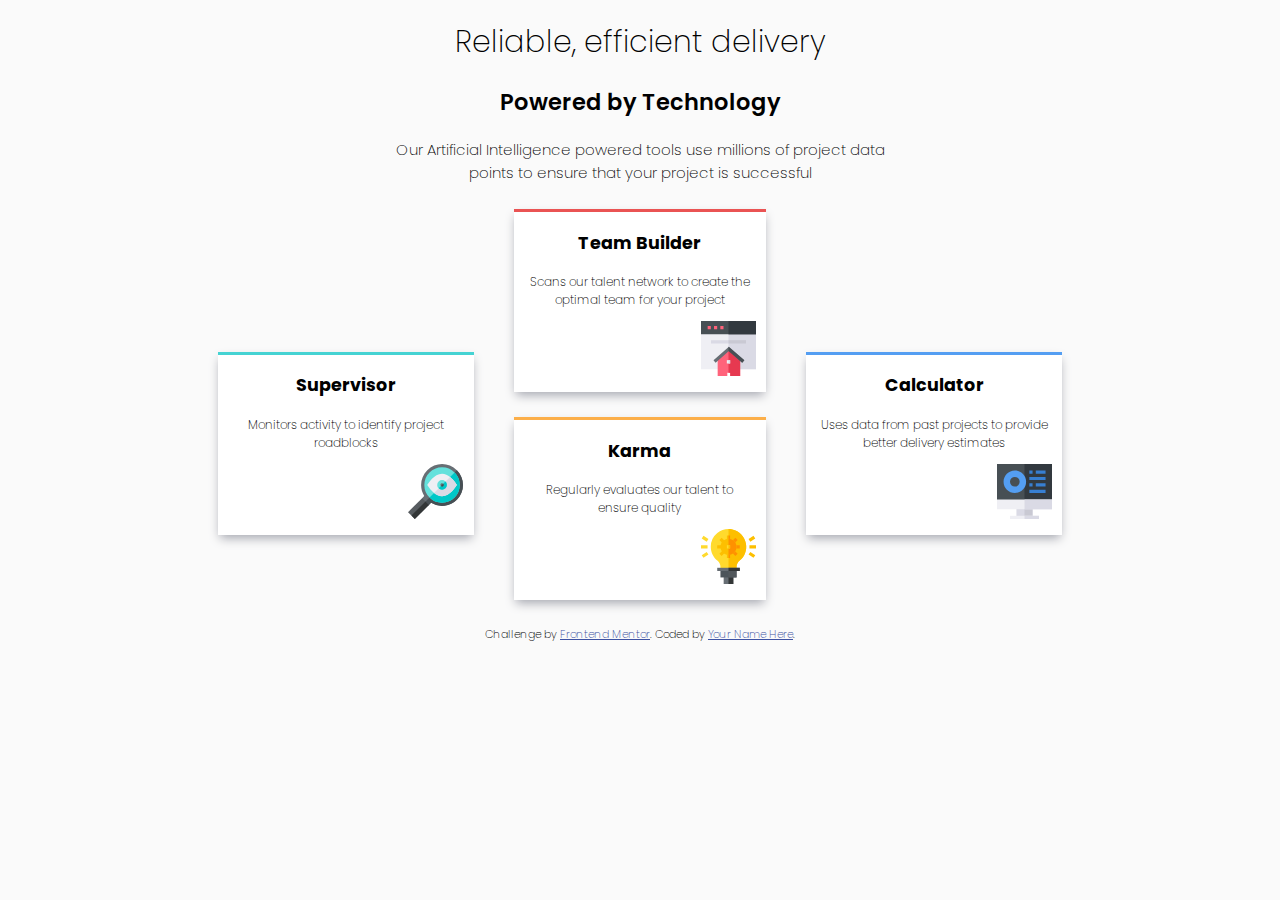
<file: frontendmentor.com/four-card-feature-section-master/index.html>
<!DOCTYPE html>
<html lang="en">
<head>
  <meta charset="UTF-8">
  <meta name="viewport" content="width=device-width, initial-scale=1.0"> <!-- displays site properly based on user's device -->
  <link rel ="stylesheet" href="style.css">
  <link rel="icon" type="image/png" sizes="32x32" href="./images/favicon-32x32.png">
<link href="https://fonts.googleapis.com/css2?family=Poppins:wght@200;400;600&display=swap" rel="stylesheet">
  <title>Frontend Mentor | Four card feature section</title>

  <style>
    .attribution { font-size: 11px; text-align: center; }
    .attribution a { color: hsl(228, 45%, 44%); }
  </style>
</head>
<body>
  
      <h1>Reliable, efficient delivery</h1>
      <h2>Powered by Technology</h2>

      <h4>Our Artificial Intelligence powered tools use millions of project data points 
      to ensure that your project is successful</h4>
    
    <div class="supervisor col-md-12">
        <h3>Supervisor</h3>
        <p>Monitors activity to identify project roadblocks</p>
        <img class="img1" src="images/icon-supervisor.svg" >
    </div>
    
    <div class="team-builder col-md-12">
        <h3>Team Builder</h3>
        <p>Scans our talent network to create the optimal team for your project</p>
        <img class="img1" src="images/icon-team-builder.svg">
    </div>
    <div class="karma col-md-12">
        <h3>Karma</h3>
        <p>Regularly evaluates our talent to ensure quality</p>
        <img class="img1" src="images/icon-karma.svg">
    </div>
    <div class="calc col-md-12">
        <h3>Calculator</h3>
        <p>Uses data from past projects to provide better delivery estimates</p>
        <img class="img1" src="images/icon-calculator.svg">
    </div>
  
  <footer>
    <p class="attribution">
      Challenge by <a href="https://www.frontendmentor.io?ref=challenge" target="_blank">Frontend Mentor</a>. 
      Coded by <a href="#">Your Name Here</a>.
    </p>
  </footer>
</body>
</html>
</file>
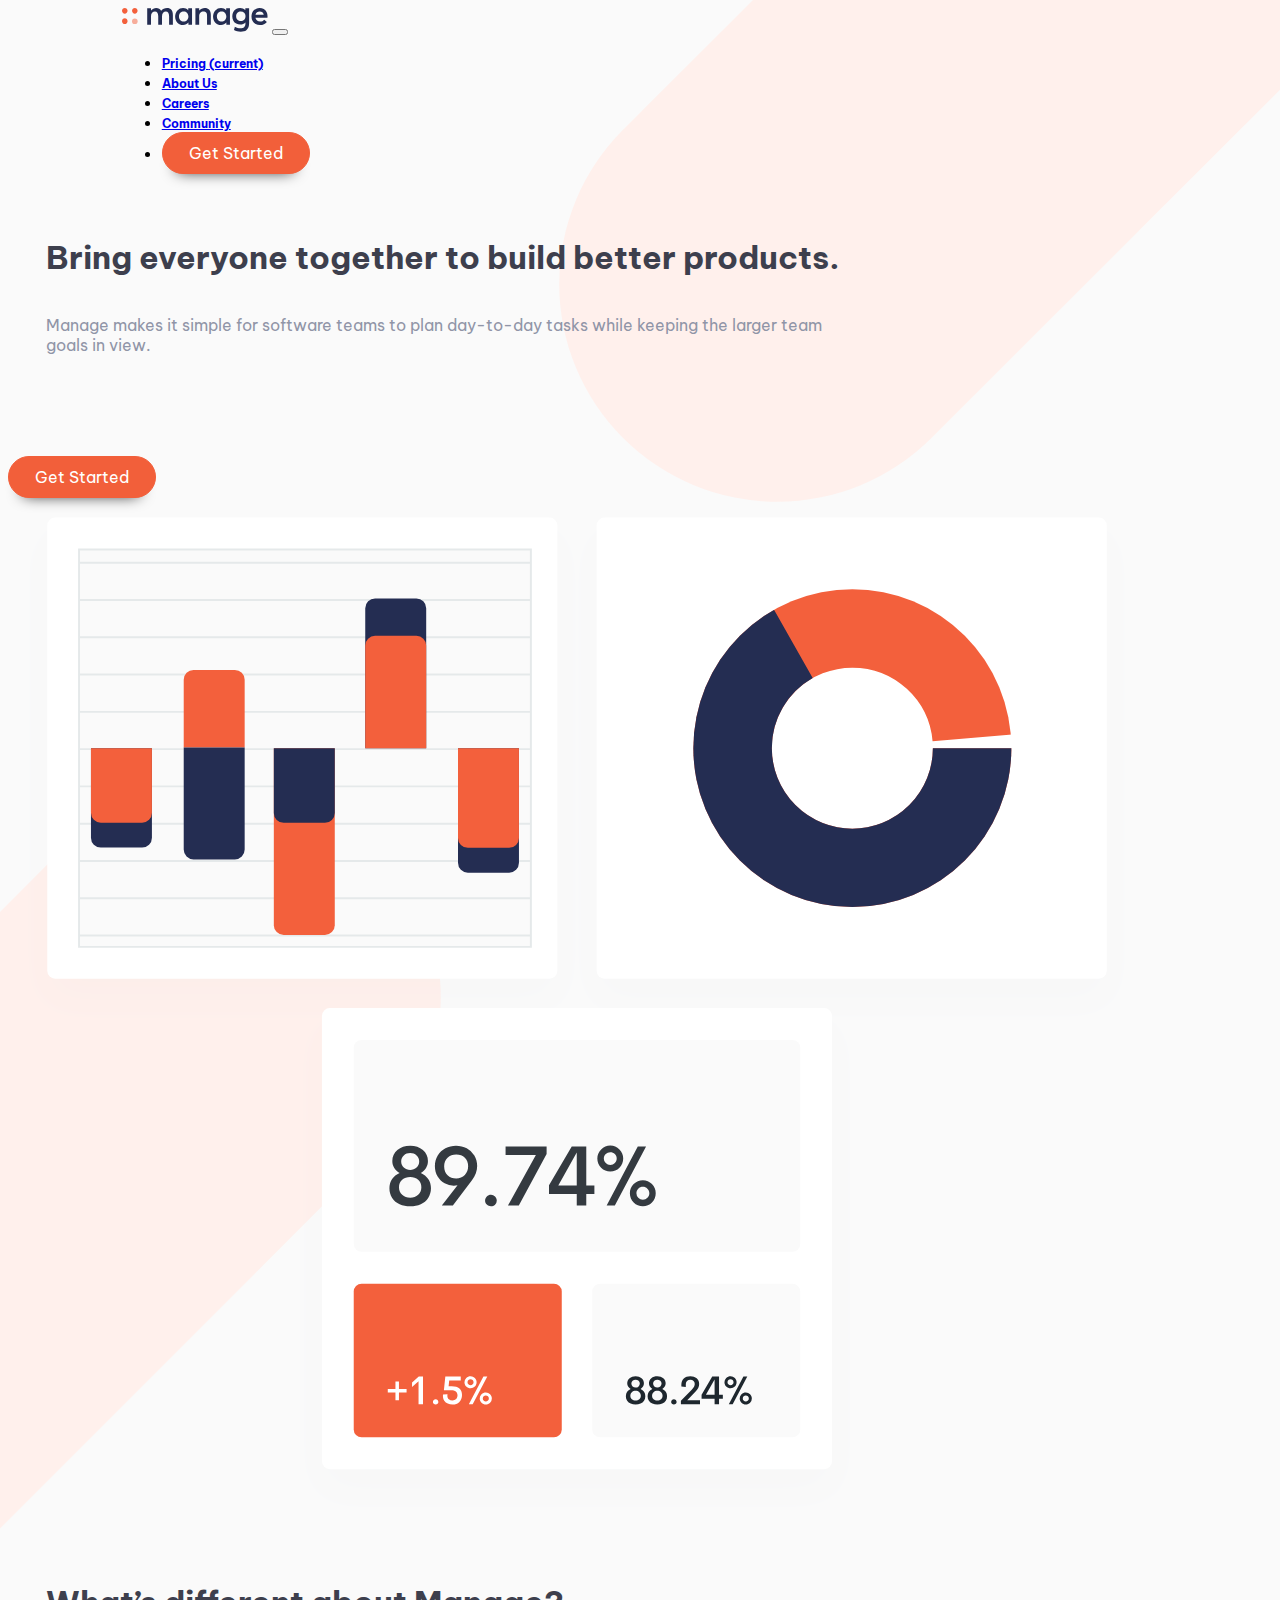
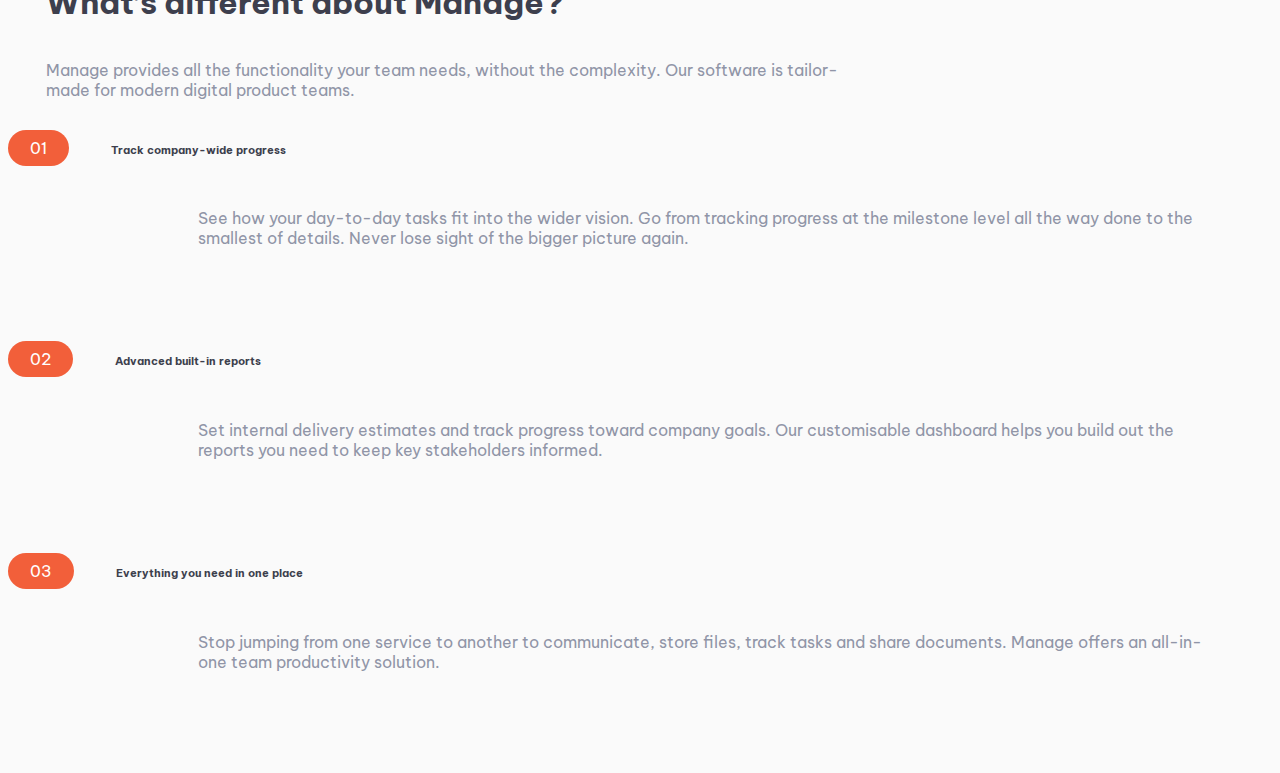
<file: frontendmentor.com/manage-landing-page-master/index.html>
<!DOCTYPE html>
<html lang="en">
<head>
  <meta charset="UTF-8">
  <meta name="viewport" content="width=device-width, initial-scale=1.0"> <!-- displays site properly based on user's device -->
  <link href="https://fonts.googleapis.com/css2?family=Be+Vietnam:wght@300;400;700&display=swap" rel="stylesheet">
  <link rel="icon" type="image/png" sizes="32x32" href="./images/favicon-32x32.png">
  <link rel="stylesheet" href="https://stackpath.bootstrapcdn.com/bootstrap/4.5.0/css/bootstrap.min.css" integrity="sha384-9aIt2nRpC12Uk9gS9baDl411NQApFmC26EwAOH8WgZl5MYYxFfc+NcPb1dKGj7Sk" crossorigin="anonymous">
  <link rel="stylesheet" href="main.css">
  
  <title>Frontend Mentor | Manage landing page</title>

</head>
<body>
<nav class="navbar navbar-expand-lg navbar-light" style="margin: 0 9%;">
  <a class="navbar-brand" href="#"><img src="images/logo.svg"></a>
  <button class="navbar-toggler" type="button" data-toggle="collapse" data-target="#navbarSupportedContent" aria-controls="navbarSupportedContent" aria-expanded="false" aria-label="Toggle navigation">
    <span class="navbar-toggler-icon"></span>
  </button>
  <div class="collapse navbar-collapse" id="navbarSupportedContent">
    <ul class="navbar-nav mr-auto">
      <li class="nav-item"> 
        <a class="nav-link" href="#"> Pricing <span class="sr-only">(current)</span></a>
      </li>
      <li class="nav-item">
        <a class="nav-link" href="#">About Us</a>
      </li>
	  <li class="nav-item">
        <a class="nav-link" href="#">Careers</a>
      </li>
	  <li class="nav-item">
        <a class="nav-link" href="#">Community</a>
      </li>
	  <li class="nav-item">
        <a href="#" class="myButton">Get Started</a>
      </li>			
    </ul>
  </div>
</nav>



<!--
<img src="images/bg-simplify-section-desktop.svg">
<img src="images/bg-simplify-section-mobile.svg">
<img src="images/bg-tablet-pattern.svg">
<img src="images/icon-close.svg">
-->  
	
	<div class="container divONe">
		<div class="row">
			<div class="col-md-6 col-sm-12 textONe">
			  <h1>Bring everyone together to build better products.</h1>

				<p>Manage makes it simple for software teams to plan day-to-day 
				tasks while keeping the larger team goals in view.</p>

				<a href="#" class="myButton">Get Started</a>
			</div>

			<div class="col-md-6 col-sm-12">
				<img class="intro-img" src="images/illustration-intro.svg">
			</div>
		</div>	
	</div>
  

<div class="container divTWo">
  <div class="row">
	<div class="col">
		<h1>What’s different about Manage?</h1>
      
		 <p> Manage provides all the functionality your team needs, without 
		  the complexity. Our software is tailor-made for modern digital 
		  product teams. </p>

	</div>
	<div class="list col">
	  <ol>
		  <li>
 				<h6>Track company-wide progress</h6>
				<p>See how your day-to-day tasks fit into the wider vision. Go from 
				tracking progress at the milestone level all the way done to the 
				smallest of details. Never lose sight of the bigger picture again.

		  </li>
		  <li>
			  <h6>Advanced built-in reports</h6>
			  <p>Set internal delivery estimates and track progress toward company 
			  goals. Our customisable dashboard helps you build out the reports 
			  you need to keep key stakeholders informed.
		  </li>
		  <li>
			  <h6>Everything you need in one place</h6>
			  <p>Stop jumping from one service to another to communicate, store files,
			  track tasks and share documents. Manage offers an all-in-one team 
			  productivity solution.
		  </li>
	  </ol>	  
	</div>		
	</div>

<!--
	What they’ve said
	<div id="carouselExampleIndicators" class="carousel slide" data-ride="carousel">
	  <ol class="carousel-indicators">
		<li data-target="#carouselExampleIndicators" data-slide-to="0" class="active"></li>
		<li data-target="#carouselExampleIndicators" data-slide-to="1"></li>
		<li data-target="#carouselExampleIndicators" data-slide-to="2"></li>
		<li data-target="#carouselExampleIndicators" data-slide-to="3"></li>		  
	  </ol>
	  <div class="carousel-inner">
		<div class="carousel-item active">
		  <img src="images/avatar-ali.png" class="d-block avatar" alt="review's img">
			  Ali Bravo
			  “We have been able to cancel so many other subscriptions since using 
			  Manage. There is no more cross-channel confusion and everyone is much 
			  more focused.”
		</div>
		<div class="carousel-item">
		  <img src="images/avatar-anisha.png" class="d-block avatar" alt="review's img">
			  Anisha Li
			  “Manage has supercharged our team’s workflow. The ability to maintain 
			  visibility on larger milestones at all times keeps everyone motivated.”
		</div>
		<div class="carousel-item">
		  <img src="images/avatar-richard.png" class="d-block avatar" alt="review's img">
			  Richard Watts
			  “Manage allows us to provide structure and process. It keeps us organized 
			  and focused. I can’t stop recommending them to everyone I talk to!”
		</div>
		<div class="carousel-item">
		  <img src="images/avatar-shanai.png" class="d-block avatar" alt="review's img">
			  Shanai Gough
			  “Their software allows us to track, manage and collaborate on our projects 
			  from anywhere. It keeps the whole team in-sync without being intrusive.”
		</div>  
	  </div>
	  <a class="carousel-control-prev" href="#carouselExampleIndicators" role="button" data-slide="prev">
		<span class="carousel-control-prev-icon" aria-hidden="true"></span>
		<span class="sr-only">Previous</span>
	  </a>
	  <a class="carousel-control-next" href="#carouselExampleIndicators" role="button" data-slide="next">
		<span class="carousel-control-next-icon" aria-hidden="true"></span>
		<span class="sr-only">Next</span>
	  </a>
	</div>  
				<a href="#" class="myButton">Get Started</a>
	<div>
		  Simplify how your team works today.
		  Get Started
	</div>
-->
<!--

      	<div class="footer">
		  Home
		  Pricing
		  Products
		  About Us
		  Careers
		  Community
		  Privacy Policy
			
  Updates in your inbox…
  Go
		  Copyright 2020. All Rights Reserved

  
	</div>	
-->
<script src="https://code.jquery.com/jquery-3.5.1.slim.min.js" integrity="sha384-DfXdz2htPH0lsSSs5nCTpuj/zy4C+OGpamoFVy38MVBnE+IbbVYUew+OrCXaRkfj" crossorigin="anonymous"></script>
<script src="https://cdn.jsdelivr.net/npm/popper.js@1.16.0/dist/umd/popper.min.js" integrity="sha384-Q6E9RHvbIyZFJoft+2mJbHaEWldlvI9IOYy5n3zV9zzTtmI3UksdQRVvoxMfooAo" crossorigin="anonymous"></script>
<script src="https://stackpath.bootstrapcdn.com/bootstrap/4.5.0/js/bootstrap.min.js" integrity="sha384-OgVRvuATP1z7JjHLkuOU7Xw704+h835Lr+6QL9UvYjZE3Ipu6Tp75j7Bh/kR0JKI" crossorigin="anonymous"></script>
</body>
</html>
</file>
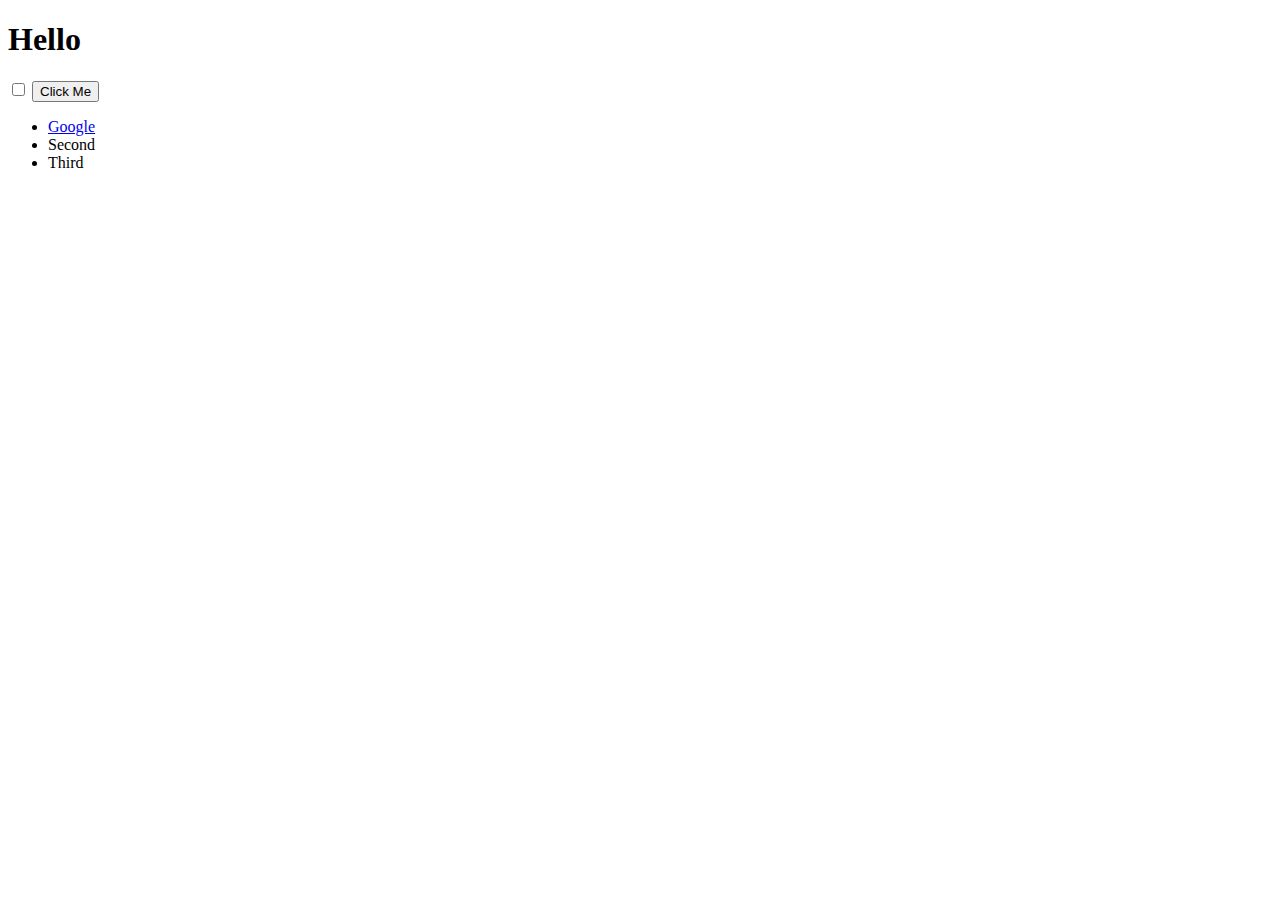
<file: javascript/DOM Challenge Starting Files/index.html>
<!DOCTYPE html>
<html lang="en" dir="ltr">
  <head>
    <meta charset="utf-8">
    <title>My Website</title>
    <link rel="stylesheet" href="styles.css">

  </head>
  <body>

    <h1 id="title">Hello</h1>

    <input type="checkbox">

    <button style=":active color:red;">Click Me</button>

    <ul>
      <li class="list">
        <a href="https://www.google.com">Google</a>
      </li>
      <li class="list">Second</li>
      <li class="list">Third</li>
    </ul>

  </body>

</html>
</file>
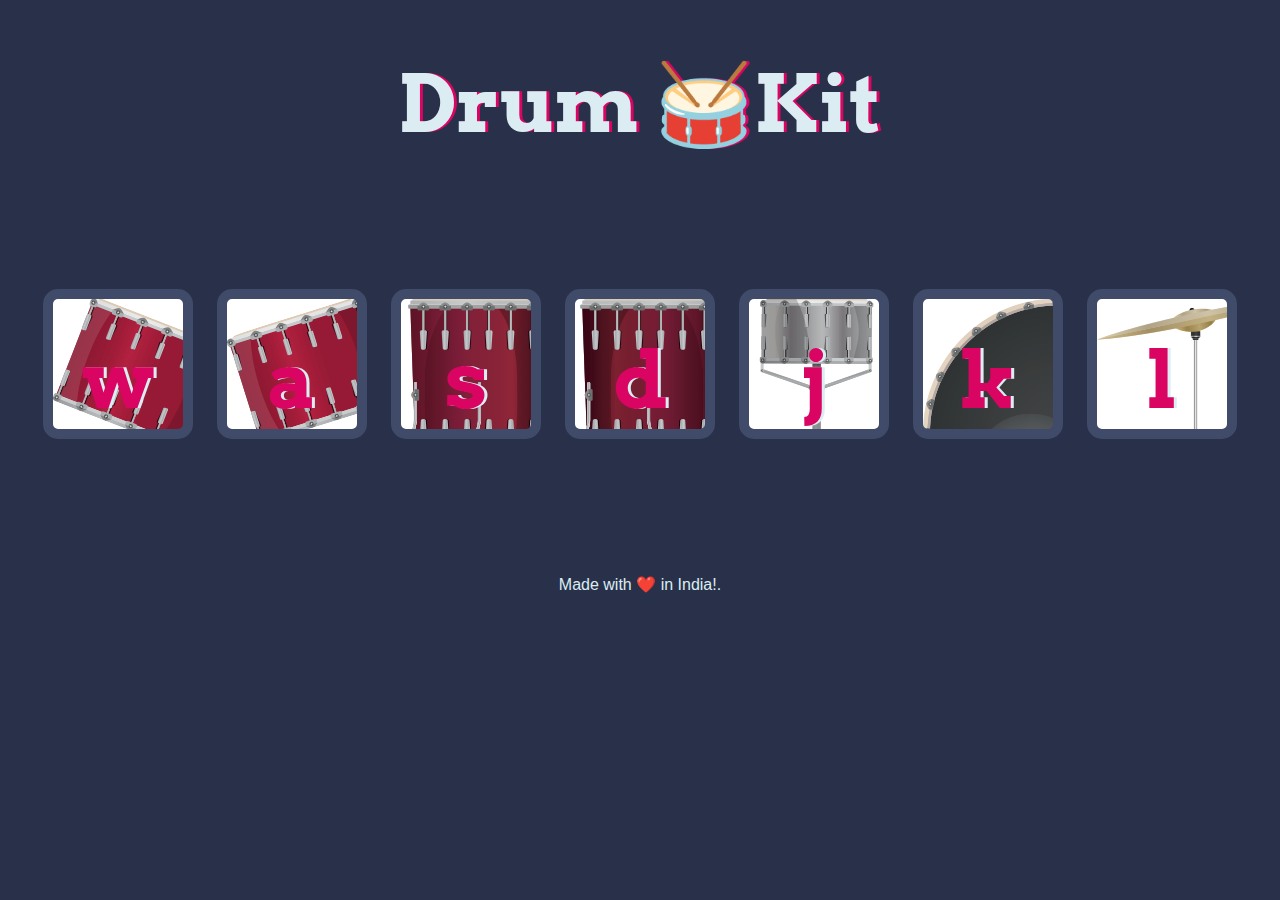
<file: javascript/Drum Kit Starting Files/index.html>
<!DOCTYPE html>
<html lang="en" dir="ltr">

<head>
  <meta charset="utf-8">
  <title>Drum Kit</title>
  <link rel="stylesheet" href="styles.css">
  <link href="https://fonts.googleapis.com/css?family=Arvo" rel="stylesheet">
</head>

<body>

  <h1 id="title">Drum 🥁Kit</h1>
  <div class="set">
    <button class="w drum">w</button>
    <button class="a drum">a</button>
    <button class="s drum">s</button>
    <button class="d drum">d</button>
    <button class="j drum">j</button>
    <button class="k drum">k</button>
    <button class="l drum">l</button>
  </div>
<script src="index.js" charset="utf-8"></script>
</body>
  <footer>
    Made with ❤️ in India!.
  </footer>


</html>
</file>
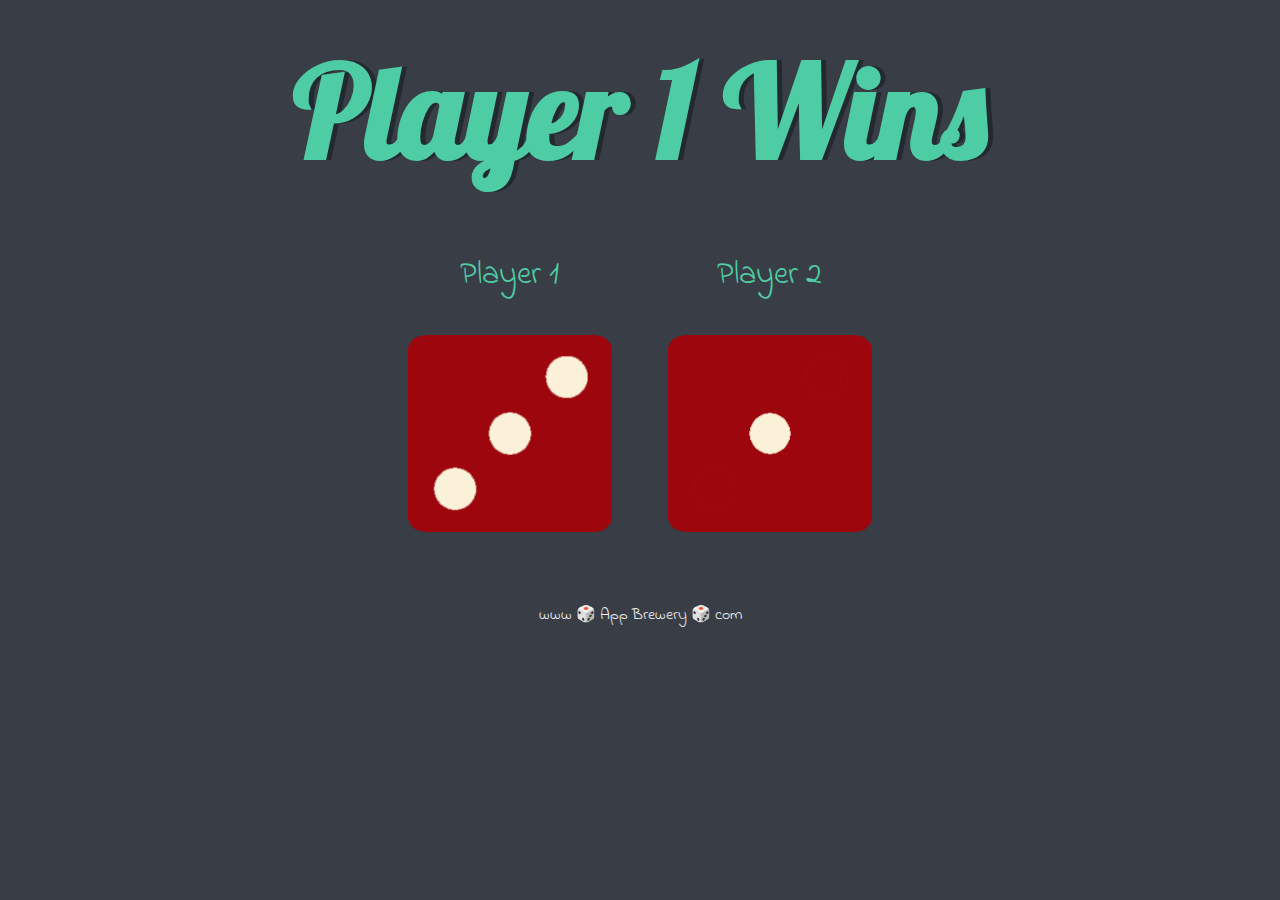
<file: javascript/Dicee Challenge - Starting Files/dicee.html>
<!DOCTYPE html>
<html lang="en" dir="ltr">
  <head>
    <meta charset="utf-8">
    <title>Dicee</title>
    <link rel="stylesheet" href="styles.css">
    <link href="https://fonts.googleapis.com/css?family=Indie+Flower|Lobster" rel="stylesheet">

  </head>
  <body>

    <div class="container">
      <h1>Refresh Me</h1>

      <div class="dice">
        <p>Player 1</p>
        <img class="img1" src="">
      </div>
      <div class="dice">
        <p>Player 2</p>
        <img class="img2" src="">
      </div>

    </div>
      <script src="index.js" ></script>
      
  </body>
    
  <footer>
    www 🎲 App Brewery 🎲 com
  </footer>
</html>
</file>
<file: frontendmentor.com/four-card-feature-section-master/style.css>
body{
    font-family: 'Poppins', sans-serif;
    font-size: 15px;
    background-color: hsl(0, 0%, 98%);
    text-align: center;
}

h1{
    margin-top: 1.5%;
  font-weight: 200; 
}
h4{
  font-weight: 200;
  width: 40%;
 margin: auto;
}
h2{
  font-weight: 600;
}
.attribution {
    font-size: 7rem;
}
.img1{
    float: right;
    height: 55px;
    width: 55px;
    margin-right: 4%;
}
p{
    margin: auto;
    margin-bottom: 1em;
    font-weight: 200;
    font-size: 12px;
    width: 90%
    
}
.supervisor{
    border-top: solid;
    border-color:hsl(180, 62%, 55%);
    box-shadow: 0px 5px 10px -2px hsl(229, 6%, 66%);
    margin: 2% auto;
    width: 20%;
    height: 180px;
    background-color: white;
    position: absolute;
    left :17%;
    top: 326px; 
}

.team-builder{
    border-top: solid;
    border-color:hsl(0, 78%, 62%);
    box-shadow: 0px 5px 10px -2px hsl(229, 6%, 66%);
    margin: 2% auto;
    width: 20%;
    height: 180px;
    background-color: white;

}

.karma{
    border-top: solid;
    border-color:hsl(34, 97%, 64%);
    box-shadow: 0px 5px 10px -2px hsl(229, 6%, 66%);
    margin: 2% auto; 
    width: 20%;
    height: 180px;
    background-color: white;
}

.calc{
    border-top: solid;
    border-color: hsl(212, 86%, 64%);
    box-shadow: 0px 5px 10px -2px hsl(229, 6%, 66%);
    margin: 2%  auto;
    width: 20%;
    height: 180px;
    background-color: white;
    position: absolute;
    right :17%;
    top: 326px; 
}

@media (max-width: 900px) {
	.col-md-12{
	position: static;
	text-align: center;
    width: 50%;
  }
	h4{
		width: 80%;
	}
	.img1{
		width: 45px;
		height: 45px;
	}
}
</file>
<file: frontendmentor.com/manage-landing-page-master/main.css>
/*-----------------------------Components--------------------------------*/
body {
    background-image: url(images/bg-tablet-pattern.svg), url(images/bg-tablet-pattern.svg);
    background-repeat: no-repeat;
    background-position: 120% -20%, -80% 50%;
    background-color: hsl(0, 0%, 98%);
    font-family: 'Be Vietnam', sans-serif;
    font-size: 16px;
}

h1,
h2,
h3,
h4,
h5,
h6 {
    width: 80%;
    font-weight: 700;
    color: hsl(233, 12%, 27%);
    margin: 3%;
}

p{
    color: hsl(227, 12%, 61%);
    width: 65%;
    margin: 3%;
}
/*-----------------------------Classes---------------------------------*/

.myButton {
    box-shadow: -1px 12px 15px -15px #000000;
    background-color: #f25f3a;
    border-radius: 28px;
    border: 1px solid #f25f3a;
    display: inline-block;
    cursor: pointer;
    color: #ffffff;
    font-family: 'Be Vietnam', sans-serif;
    font-size: 16px;
    padding: 10px 26px;
    text-decoration: none;
    text-shadow: 0px 1px 0px #f25f3a;
}

.myButton:hover {
    background-color: hsl(12, 88%, 70%);
    color: #fff;
    text-decoration: none;
}

.myButton:active {
    position: relative;
    top: 1px;
}
/*...........................Button.........................................*/


.nav-link{
    font-size: 12px;
    font-weight: 700;
}





















.avatar {
    width: 55px;
    height: 55px;
}


.divONe h1 {
    padding-top: 2%;


}

.divONe p {
    margin-bottom: 8%;
    
}

.intro-img {
    width: 90%;
}

/*.........................................................*/



.divTWo {
    margin-top: 50px;
}

.list{
    margin-top: 3%;
}
ol {
    padding-left: 0;
    list-style: none;
}
ol li {
  counter-increment: my-awesome-counter;
  list-style-type: none;
}
ol li::before {
  content: "0" counter(my-awesome-counter) ;
  background-color:  #f25f3a;
  color: #fff;
  padding: 8px 22px;    
  border-radius: 25px;
}
ol h6{
    display: inline;
}

.list p {
    margin: 4% auto 8%;
    margin-left: 15%;
    width: 80%;
}

/*.........................................................*/





.attribution {
    font-size: 11px;
    text-align: center;
}

.attribution a {
    color: hsl(228, 45%, 44%);
}
</file>
<file: javascript/DOM Challenge Starting Files/styles.css>
.classh1 {
  
}
</file>
<file: javascript/Drum Kit Starting Files/styles.css>
body {
  text-align: center;
  background-color: #283149;
}

h1 {
  font-size: 5rem;
  color: #DBEDF3;
  font-family: "Arvo", cursive;
  text-shadow: 3px 0 #DA0463;

}

footer {
  color: #DBEDF3;
  font-family: sans-serif;
}

.w {
 background-image: url(images/tom1.png);
}

.a {
 background-image: url(images/tom2.png);
}

.s {
 background-image: url(images/tom3.png);
}

.d {
 background-image: url(images/tom4.png);
}

.j {
 background-image: url(images/snare.png);
}

.k {
 background-image: url(images/kick.png);
}

.l {
 background-image: url(images/crash.png);
}

.set {
  margin: 10% auto;
}

.game-over {
  background-color: red;
  opacity: 0.8;
}

.pressed {
  box-shadow: 0 3px 4px 0 #DBEDF3;
  opacity: 0.5;
}

.red {
  color: red;
}

.drum {
  outline: none;
  border: 10px solid #404B69;
  font-size: 5rem;
  font-family: 'Arvo', cursive;
  line-height: 2;
  font-weight: 900;
  color: #DA0463;
  text-shadow: 3px 0 #DBEDF3;
  border-radius: 15px;
  display: inline-block;
  width: 150px;
  height: 150px;
  text-align: center;
  margin: 10px;
  background-color: white;
}
</file>
<file: javascript/Dicee Challenge - Starting Files/styles.css>
.container {
  width: 70%;
  margin: auto;
  text-align: center;
}

.dice {
  text-align: center;
  display: inline-block;

}

body {
  background-color: #393E46;
}

h1 {
  margin: 30px;
  font-family: 'Lobster', cursive;
  text-shadow: 5px 0 #232931;
  font-size: 8rem;
  color: #4ECCA3;
}

p {
  font-size: 2rem;
  color: #4ECCA3;
  font-family: 'Indie Flower', cursive;
}

img {
  width: 80%;
}

footer {
  margin-top: 5%;
  color: #EEEEEE;
  text-align: center;
  font-family: 'Indie Flower', cursive;

}
</file>
